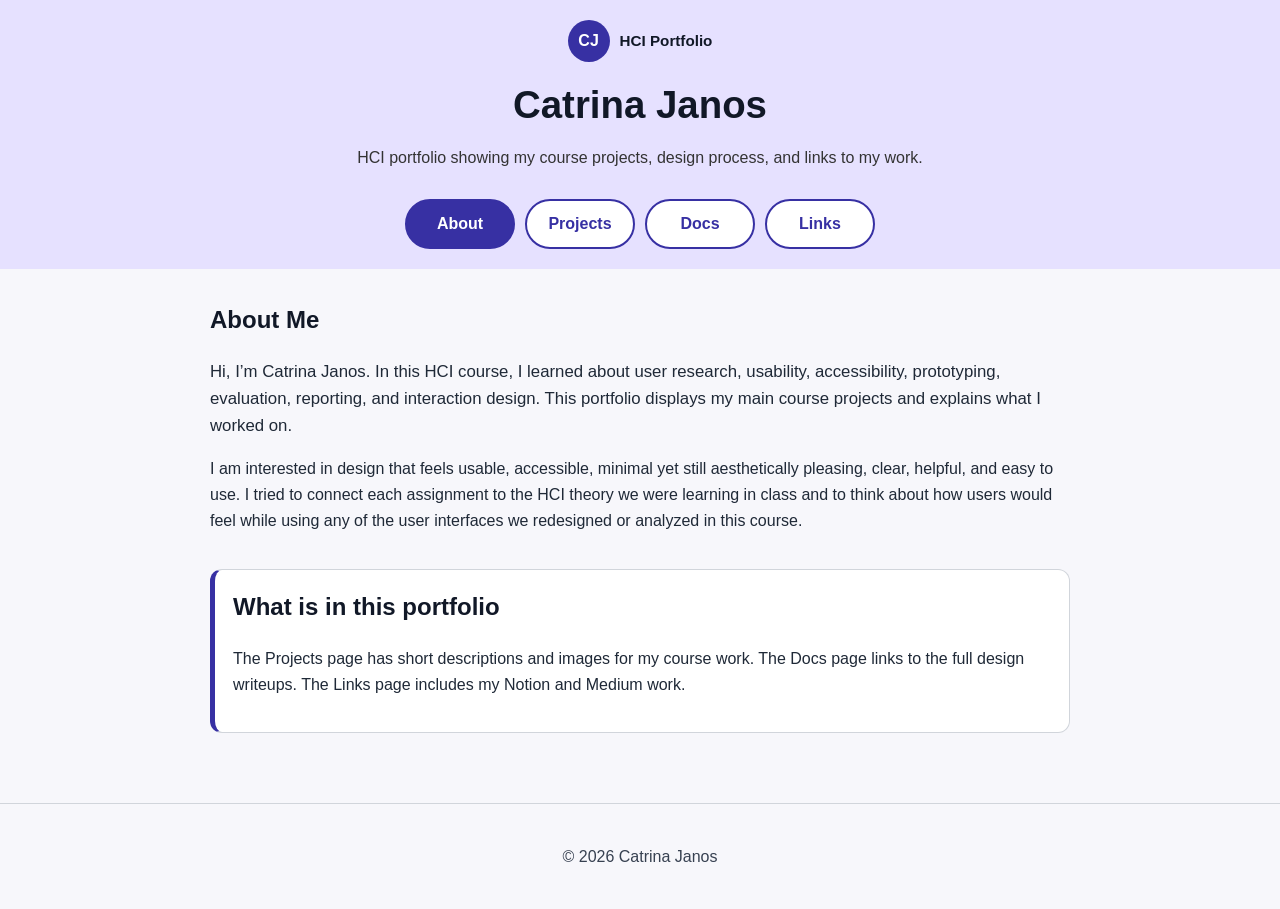
<file: index.html>
<!DOCTYPE html>
<html lang="en">
<head>
  <meta charset="UTF-8" />
  <meta http-equiv="refresh" content="0; url=about.html" />
  <title>Catrina Janos | HCI Portfolio</title>
</head>
<body>

  <header class="site-header">
    <a class="site-logo" href="about.html" aria-label="Go to homepage">
      <span class="logo-mark">CJ</span>
      <span class="logo-text">HCI Portfolio</span>
    </a>
    </header>
  <!-- index sends visitors to about.html because About will act like my portfolio homepage -->
  <p><a href="about.html">Go to the portfolio about/ homepage</a></p>
</body>
</html>
</file>
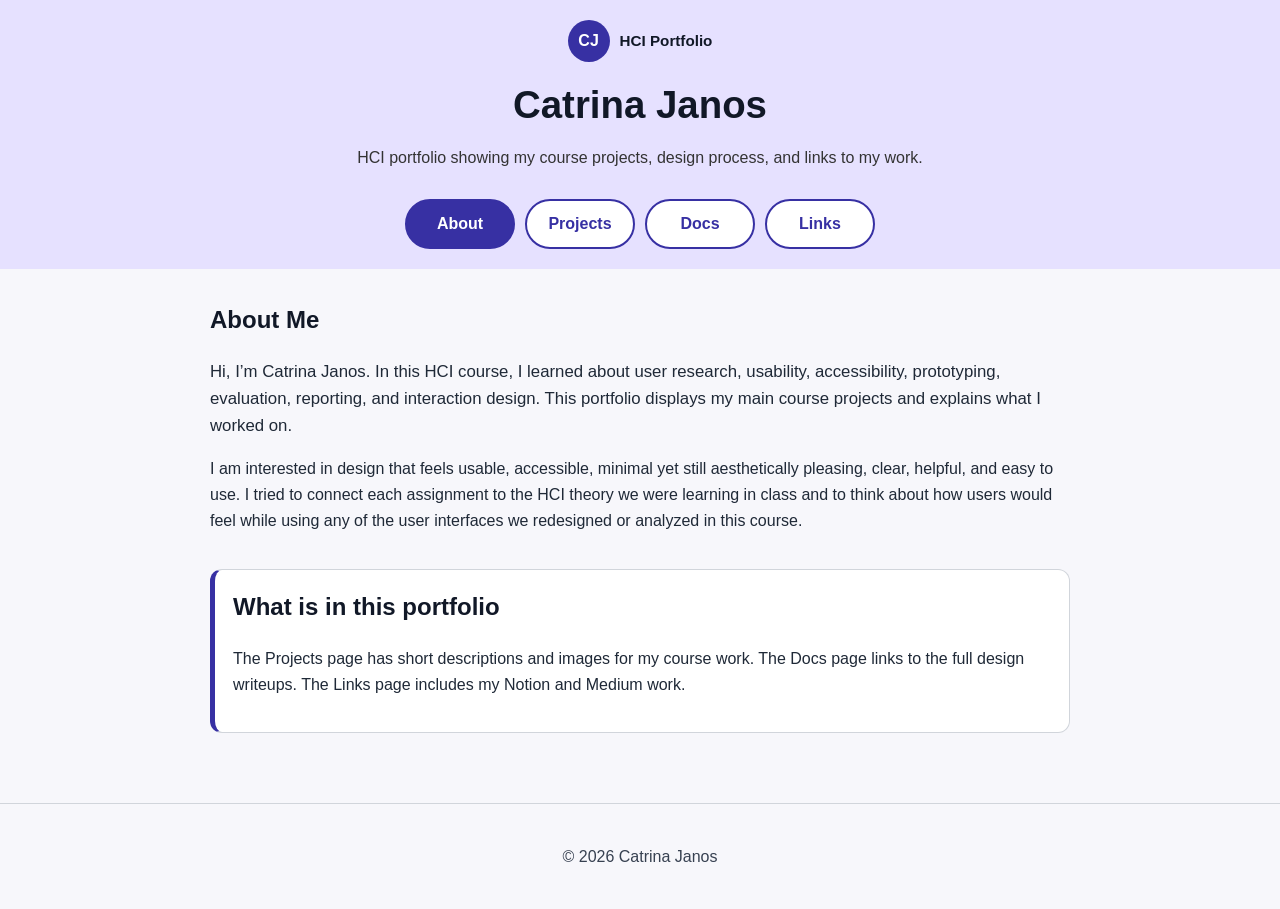
<file: about.html>
<!DOCTYPE html>
<html lang="en">
<head>
  <meta charset="UTF-8" />
  <meta name="viewport" content="width=device-width, initial-scale=1.0" />

  <title>About | Catrina Janos</title>

  <!-- common.css is used on every page -->
  <link rel="stylesheet" href="css/common.css" />

  <!-- this page also has its own CSS file -->
  <link rel="stylesheet" href="css/about.css" />
</head>

<body>
  <!-- accessibility link so keyboard users can skip the repeated top nav -->
  <a class="skip-link" href="#main-content">Skip to main content</a>

  <header class="site-header">
    <a class="site-logo" href="about.html" aria-label="Go to homepage">
      <span class="logo-mark">CJ</span>
      <span class="logo-text">HCI Portfolio</span>
    </a>
    <h1>Catrina Janos</h1>
    <p>HCI portfolio showing my course projects, design process, and links to my work.</p>

    <!-- these look like tabs but still work as regular page links -->
    <nav aria-label="Main navigation">
      <ul class="tabs">
        <li><a href="about.html" aria-current="page">About</a></li>
        <li><a href="projects.html">Projects</a></li>
        <li><a href="docs.html">Docs</a></li>
        <li><a href="links.html">Links</a></li>
      </ul>
    </nav>
  </header>

  <main id="main-content">
    <section>
      <h2>About Me</h2>
      <p class="intro">
        Hi, I’m Catrina Janos. In this HCI course, I learned about user research,
        usability, accessibility, prototyping, evaluation, reporting, and interaction design. This portfolio
        displays my main course projects and explains what I worked on.
      </p>
      <p>
        I am interested in design that feels usable, accessible, minimal yet still aesthetically pleasing, clear, helpful, and easy to use.
        I tried to connect each assignment to the HCI theory we were learning in class and to think about
        how users would feel while using any of the user interfaces we redesigned or analyzed in this course.
      </p>
    </section>

    <section class="card home-note">
      <h2>What is in this portfolio</h2>
      <p>
        The Projects page has short descriptions and images for my course work.
        The Docs page links to the full design writeups. The Links page includes
        my Notion and Medium work.
      </p>
    </section>

  </main>

  <footer>
    <p>© 2026 Catrina Janos</p>
  </footer>
</body>
</html>
</file>
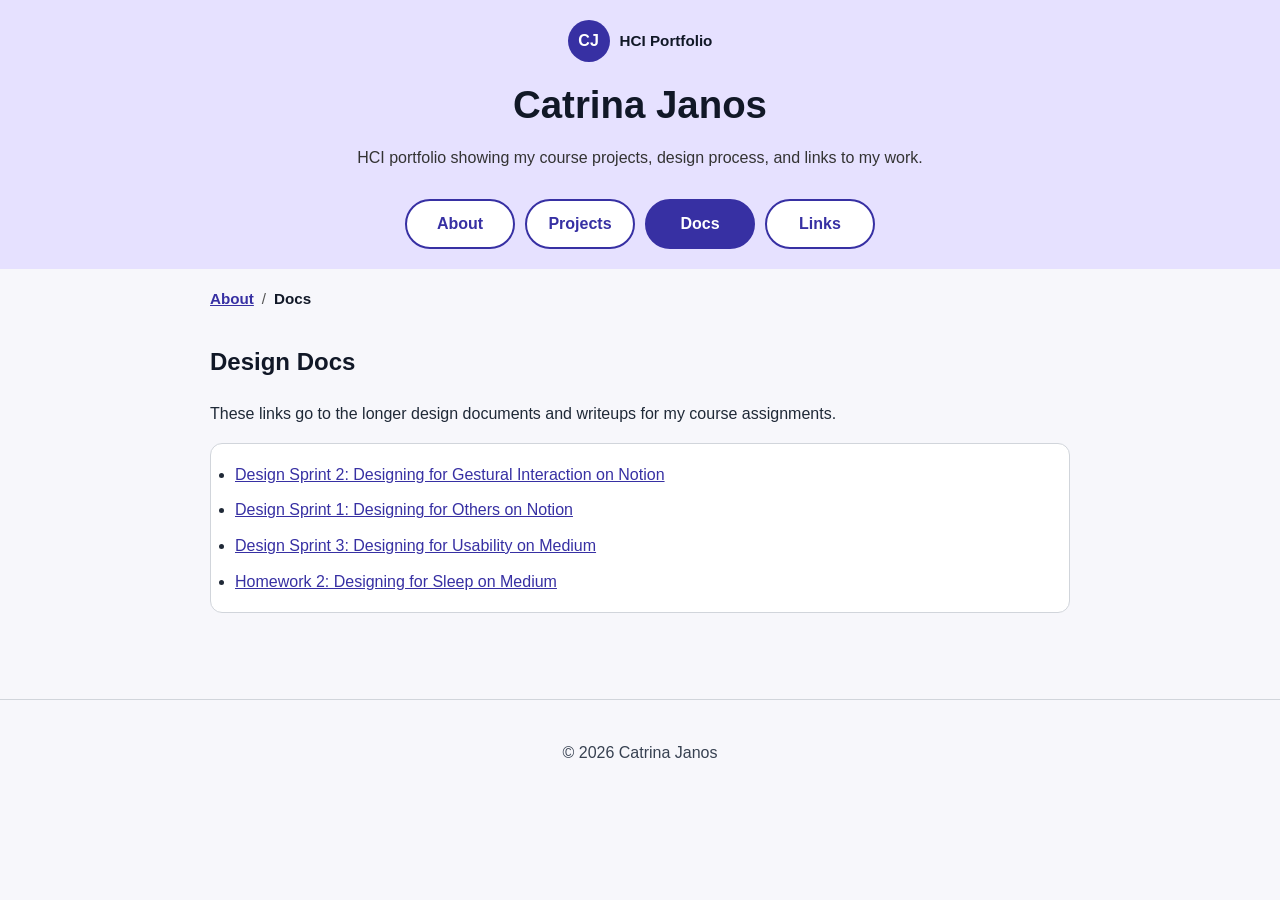
<file: docs.html>
<!DOCTYPE html>
<html lang="en">
<head>
  <meta charset="UTF-8" />
  <meta name="viewport" content="width=device-width, initial-scale=1.0" />

  <title>Docs | Catrina Janos</title>

  <!-- common.css is used on every page -->
  <link rel="stylesheet" href="css/common.css" />

  <link rel="stylesheet" href="css/docs.css" />
</head>

<body>
  <!-- accessibility link so keyboard users can skip the repeated top nav -->
  <a class="skip-link" href="#main-content">Skip to main content</a>

  <header class="site-header">
    <a class="site-logo" href="about.html" aria-label="Go to homepage">
      <span class="logo-mark">CJ</span>
      <span class="logo-text">HCI Portfolio</span>
    </a>
    <h1>Catrina Janos</h1>
    <p>HCI portfolio showing my course projects, design process, and links to my work.</p>

    <!-- these look like nice tabs but are just technically links -->
    <nav aria-label="Main navigation">
      <ul class="tabs">
        <li><a href="about.html">About</a></li>
        <li><a href="projects.html">Projects</a></li>
        <li><a href="docs.html" aria-current="page">Docs</a></li>
        <li><a href="links.html">Links</a></li>
      </ul>
    </nav>
  </header>

  <!-- breadcrumbs show the current page and make it easy to go home -->
  <nav class="breadcrumbs" aria-label="Breadcrumb">
    <ol>
      <li><a href="about.html">About</a></li>
      <li aria-current="page">Docs</li>
    </ol>
  </nav>

  <main id="main-content">
    <section>
      <h2>Design Docs</h2>
      <p>
        These links go to the longer design documents and writeups for my course
        assignments.
      </p>

      <ul class="docs-list">
        <li><a href="https://www.notion.so/Design-Sprint-2-Designing-for-Gestural-Interaction-31c374943f5d803590f6d682e4f2132b" target="_blank" rel="noopener noreferrer">Design Sprint 2: Designing for Gestural Interaction on Notion</a></li>
        <li><a href="https://ajar-physician-927.notion.site/Designing-for-Others-30b0c3b54a1880ed9987feadf29e78d8" target="_blank" rel="noopener noreferrer">Design Sprint 1: Designing for Others on Notion</a></li>
        <li><a href="https://medium.com/@catrina.janos/designing-for-usability-a7ef3a52f759"target="_blank" rel="noopener noreferrer">Design Sprint 3: Designing for Usability on Medium</li>
        <li><a href="https://medium.com/@catrina.janos/designing-for-sleep-acd02075e910" target="_blank" rel="noopener noreferrer">Homework 2: Designing for Sleep on Medium</a></li>
      </ul>
    </section>

  </main>

  <footer>
    <p>© 2026 Catrina Janos</p>
  </footer>
</body>
</html>
</file>
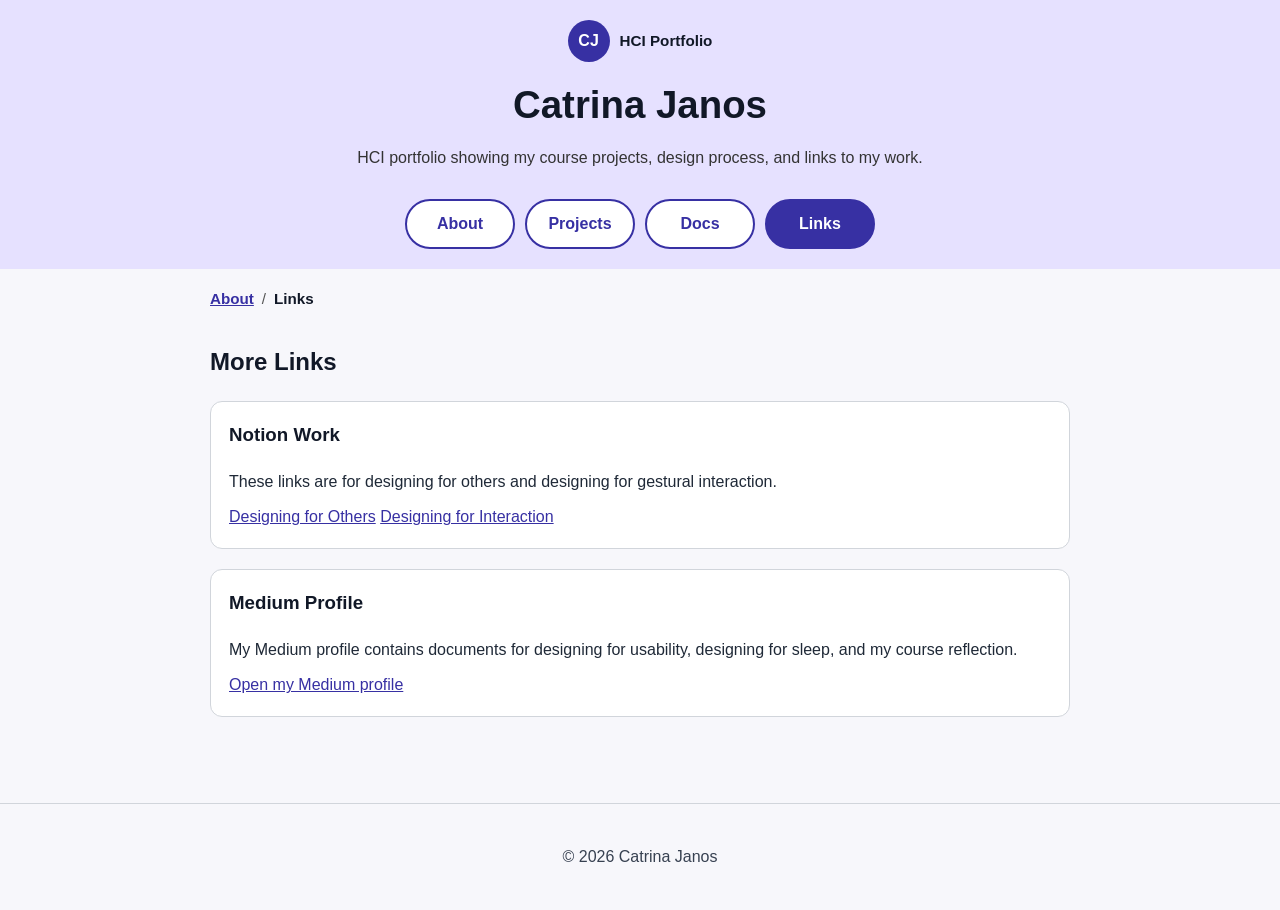
<file: links.html>
<!DOCTYPE html>
<html lang="en">
<head>
  <meta charset="UTF-8" />
  <meta name="viewport" content="width=device-width, initial-scale=1.0" />

  <title>Links | Catrina Janos</title>

  <!-- common.css that's gonna be used on every page -->
  <link rel="stylesheet" href="css/common.css" />

  <!-- this page also has its own CSS file -->
  <link rel="stylesheet" href="css/links.css" />
</head>

<body>
  <!-- accessibility link so keyboard users can skip the repeated top nav -->
  <a class="skip-link" href="#main-content">Skip to main content</a>

  <header class="site-header">
    <a class="site-logo" href="about.html" aria-label="Go to homepage">
      <span class="logo-mark">CJ</span>
      <span class="logo-text">HCI Portfolio</span>
    </a>
    <h1>Catrina Janos</h1>
    <p>HCI portfolio showing my course projects, design process, and links to my work.</p>

    <!-- these look like nice tabs but are just technically links -->
    <nav aria-label="Main navigation">
      <ul class="tabs">
        <li><a href="about.html">About</a></li>
        <li><a href="projects.html">Projects</a></li>
        <li><a href="docs.html">Docs</a></li>
        <li><a href="links.html" aria-current="page">Links</a></li>
      </ul>
    </nav>
  </header>

  <!-- breadcrumbs show the current page and make it easy to go back home -->
  <nav class="breadcrumbs" aria-label="Breadcrumb">
    <ol>
      <li><a href="about.html">About</a></li>
      <li aria-current="page">Links</li>
    </ol>
  </nav>

  <main id="main-content">
    <section>
      <h2>More Links</h2>

      <div class="card link-card">
        <h3>Notion Work</h3>
        <p>
          These links are for designing for others and designing for gestural interaction.
        </p>
        <a href="https://ajar-physician-927.notion.site/Designing-for-Others-30b0c3b54a1880ed9987feadf29e78d8" target="_blank" rel="noopener noreferrer">Designing for Others</a>
         <a href="https://www.notion.so/Design-Sprint-2-Designing-for-Gestural-Interaction-31c374943f5d803590f6d682e4f2132b" target="_blank" rel="noopener noreferrer">Designing for Interaction</a>
      </div>

      <div class="card link-card">
        <h3>Medium Profile</h3>
        <p>
          My Medium profile contains documents for designing for usability, designing for sleep, and my course reflection.
        </p>
        <a href="https://medium.com/@catrina.janos" target="_blank" rel="noopener noreferrer">Open my Medium profile</a>
      </div>
    </section>

  </main>

  <footer>
    <p>© 2026 Catrina Janos</p>
  </footer>
</body>
</html>
</file>
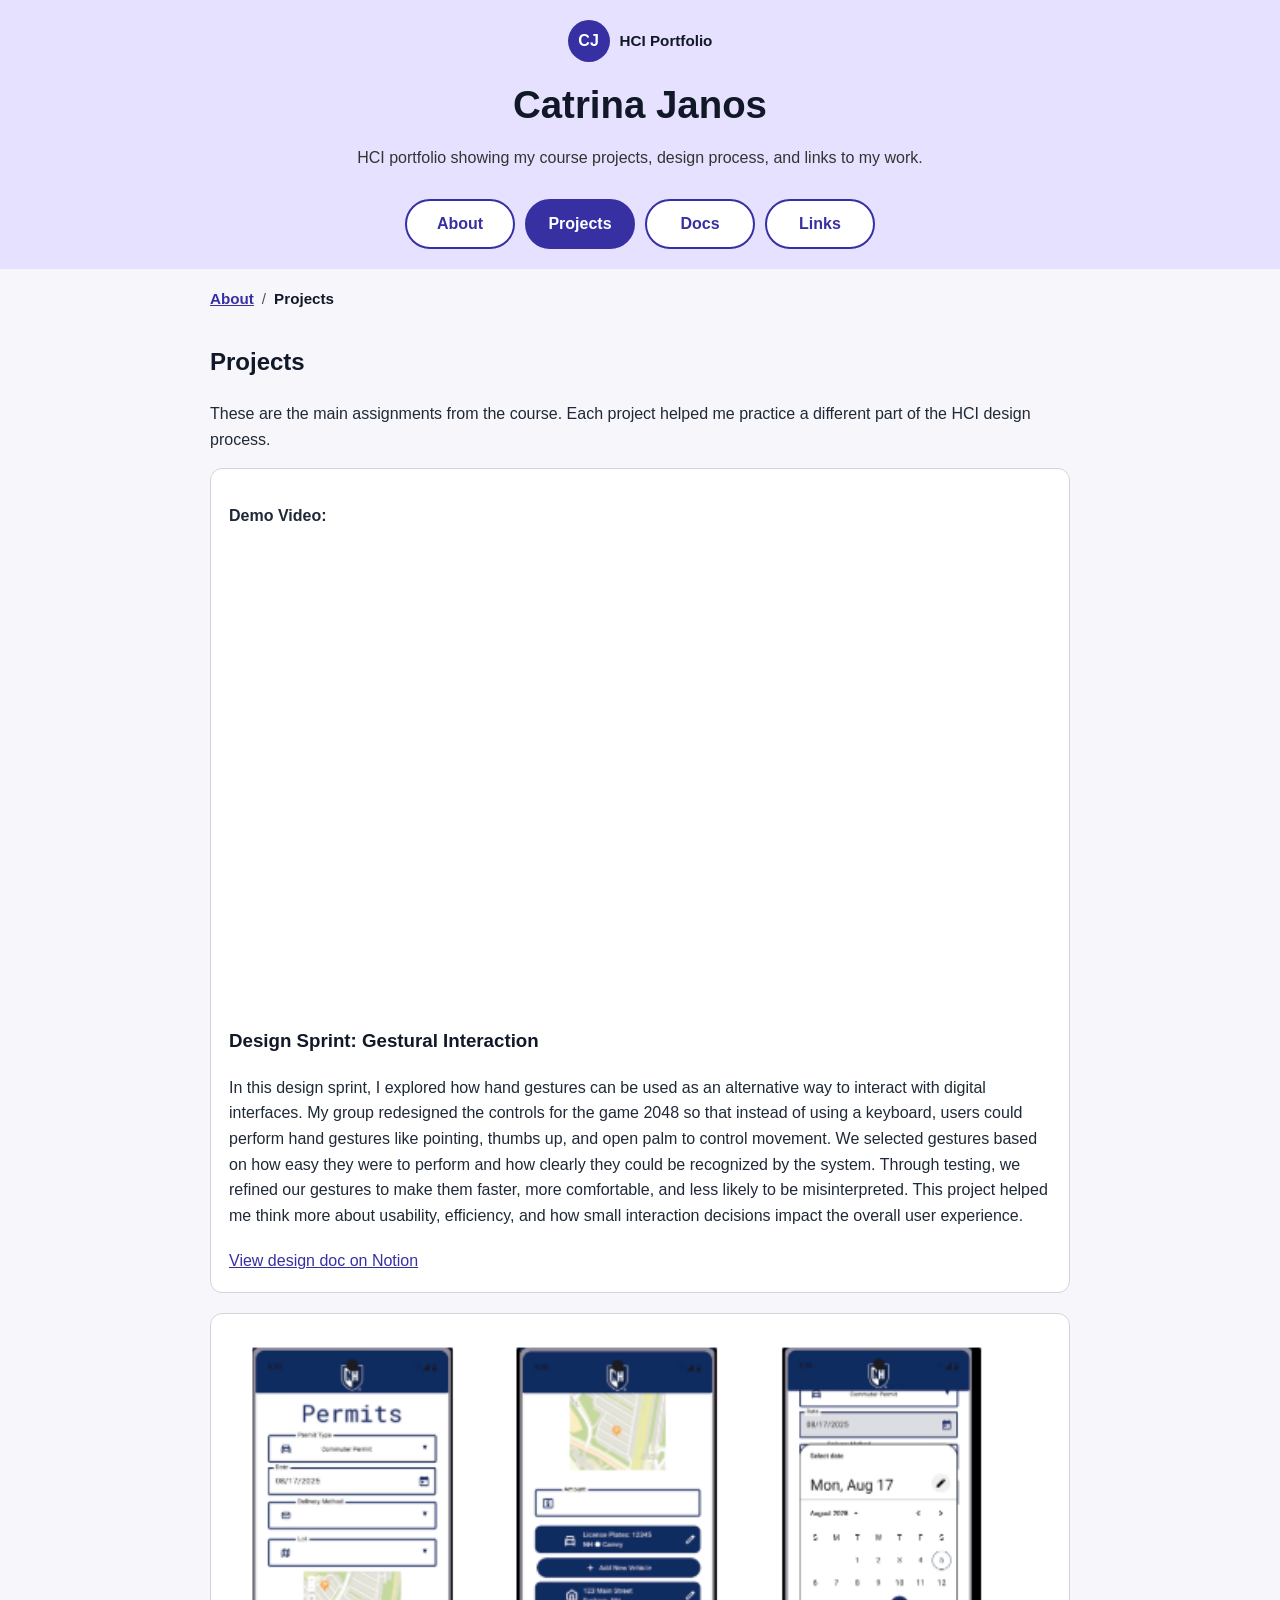
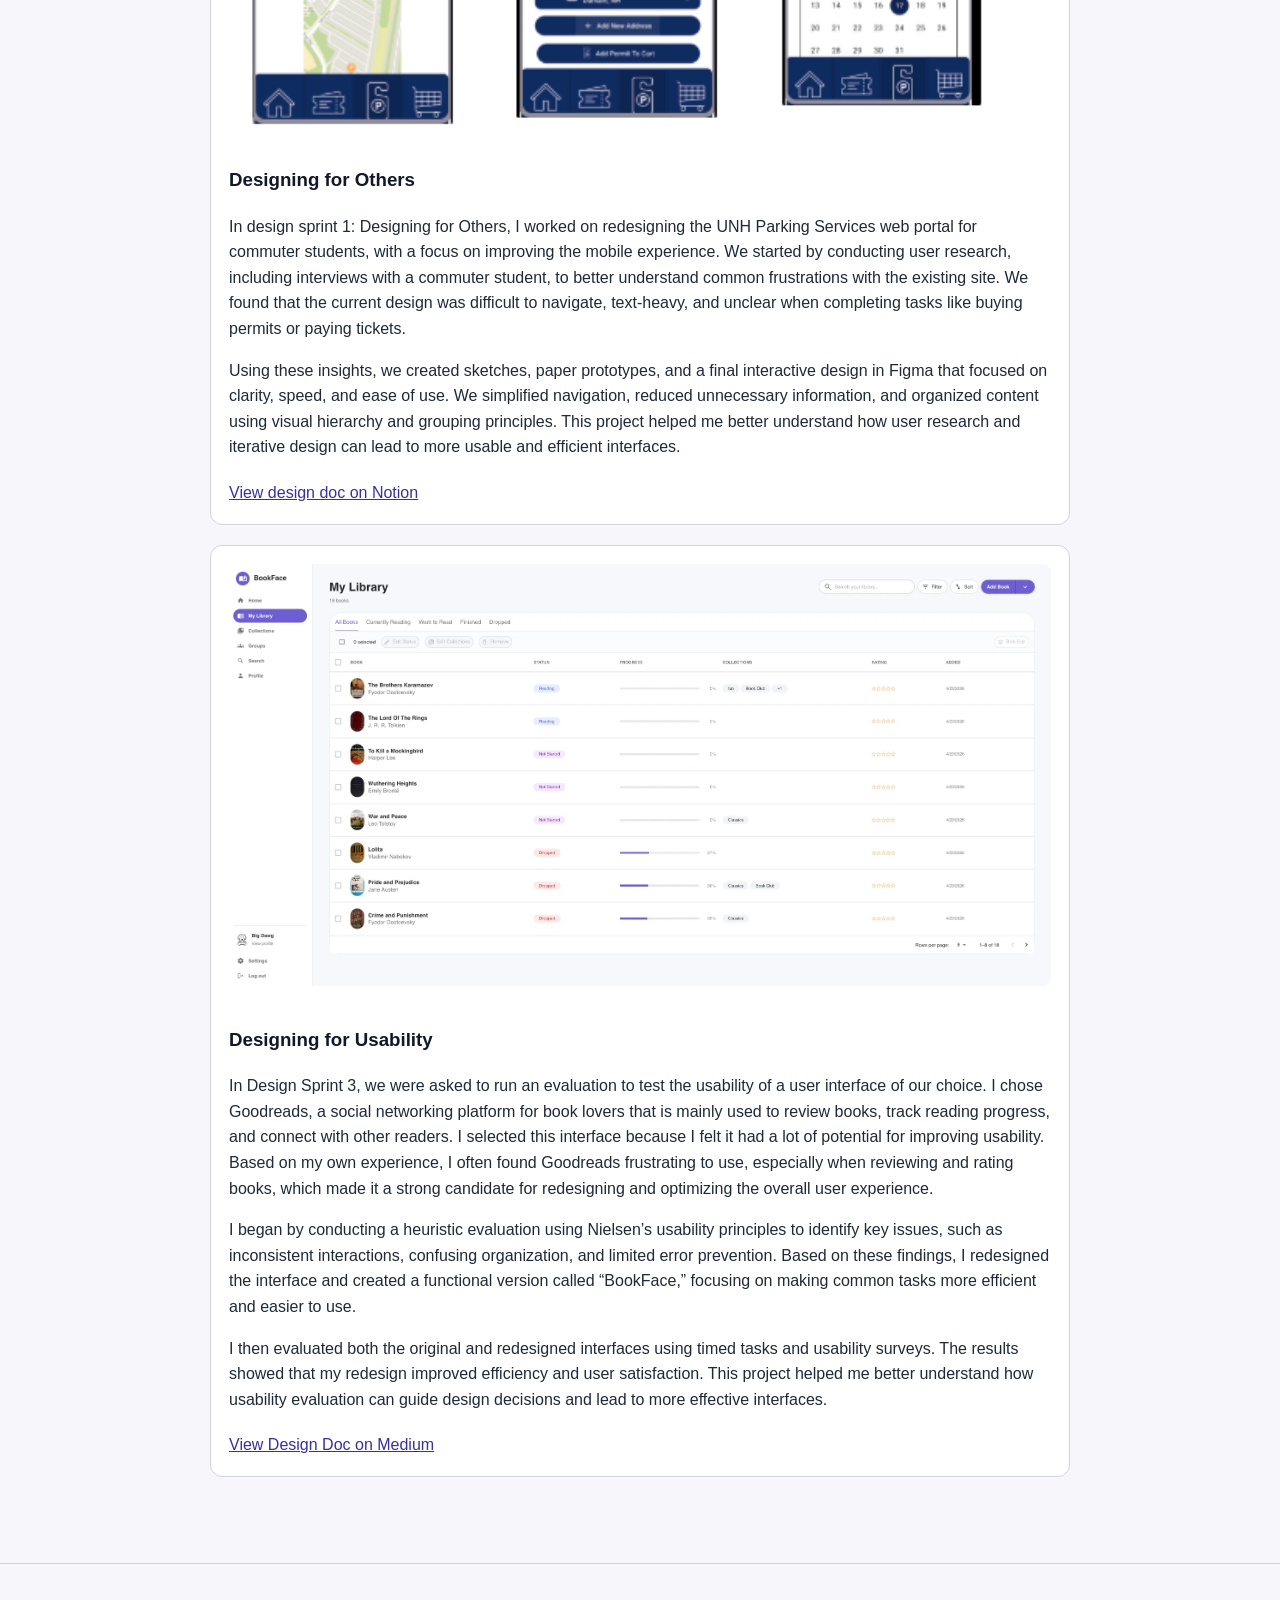
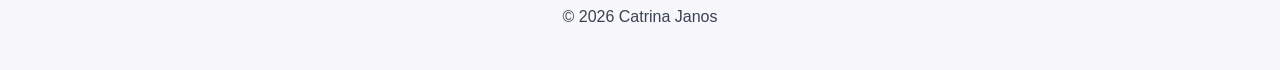
<file: projects.html>
<!DOCTYPE html>
<html lang="en">
<head>
  <meta charset="UTF-8" />
  <meta name="viewport" content="width=device-width, initial-scale=1.0" />

  <title>Projects | Catrina Janos</title>

  <!-- common.css is used on every page -->
  <link rel="stylesheet" href="css/common.css" />

  <link rel="stylesheet" href="css/projects.css" />
</head>

<body>
  <!-- accessibility link so keyboard users can skip the repeated top nav -->
  <a class="skip-link" href="#main-content">Skip to main content</a>

  <header class="site-header">
     <a class="site-logo" href="about.html" aria-label="Go to homepage">
      <span class="logo-mark">CJ</span>
      <span class="logo-text">HCI Portfolio</span>
    </a>
    <h1>Catrina Janos</h1>
    <p>HCI portfolio showing my course projects, design process, and links to my work.</p>

    <!-- these look like tabs but still work as regular page links -->
    <nav aria-label="Main navigation">
      <ul class="tabs">
        <li><a href="about.html">About</a></li>
        <li><a href="projects.html" aria-current="page">Projects</a></li>
        <li><a href="docs.html">Docs</a></li>
        <li><a href="links.html">Links</a></li>
      </ul>
    </nav>
  </header>

  <!-- breadcrumbs show the current page and make it easy to go home -->
  <nav class="breadcrumbs" aria-label="Breadcrumb">
    <ol>
      <li><a href="about.html">About</a></li>
      <li aria-current="page">Projects</li>
    </ol>
  </nav>

  <main id="main-content">
    <section>
      <h2>Projects</h2>
      <p>
        These are the main assignments from the course. Each project helped me
        practice a different part of the HCI design process.
      </p>

      <article class="project">
        <p><strong>Demo Video:</strong></p>
        <div class="video">
        <iframe 
          width="560"
          height="315"
          src="https://www.youtube-nocookie.com/embed/eWxcB1wDcfQ"
          title="Gestural interaction design sprint demo video"
          frameborder="0"
          allow="accelerometer; autoplay; clipboard-write; encrypted-media; gyroscope; picture-in-picture; web-share"
          allowfullscreen>
        </iframe>
        </div>

        <h3>Design Sprint: Gestural Interaction</h3>
        <p>
          In this design sprint, I explored how hand gestures can be used as an
          alternative way to interact with digital interfaces. My group redesigned
          the controls for the game 2048 so that instead of using a keyboard, users
          could perform hand gestures like pointing, thumbs up, and open palm to
          control movement. We selected gestures based on how easy they were to
          perform and how clearly they could be recognized by the system. Through
          testing, we refined our gestures to make them faster, more comfortable,
          and less likely to be misinterpreted. This project helped me think more
          about usability, efficiency, and how small interaction decisions impact
          the overall user experience.
        </p>
        <a href="https://www.notion.so/Design-Sprint-2-Designing-for-Gestural-Interaction-31c374943f5d803590f6d682e4f2132b" target="_blank" rel="noopener noreferrer">View design doc on Notion</a>
      </article>

      <article class="project">
        <img src="project1.jpg" alt="Preview image for the Designing for Others project" />
        <h3>Designing for Others</h3>
        <p>
        In design sprint 1: Designing for Others, I worked on redesigning the UNH Parking Services web portal
        for commuter students, with a focus on improving the mobile experience. We
        started by conducting user research, including interviews with a commuter
        student, to better understand common frustrations with the existing site.
        We found that the current design was difficult to navigate, text-heavy, and
        unclear when completing tasks like buying permits or paying tickets.
      </p>

      <p>
        Using these insights, we created sketches, paper prototypes, and a final
        interactive design in Figma that focused on clarity, speed, and ease of use. We
        simplified navigation, reduced unnecessary information, and organized content
        using visual hierarchy and grouping principles. This project helped me better
        understand how user research and iterative design can lead to more usable and
        efficient interfaces.
      </p>
        <a href="https://ajar-physician-927.notion.site/Designing-for-Others-30b0c3b54a1880ed9987feadf29e78d8" target="_blank" rel="noopener noreferrer">View design doc on Notion</a>
      </article>

      <article class="project">
        <img src="project3.jpg" alt="Preview image for the usability design project" />
        <h3>Designing for Usability</h3>
       <p>
        In Design Sprint 3, we were asked to run an evaluation to test the usability
        of a user interface of our choice. I chose Goodreads, a social networking
        platform for book lovers that is mainly used to review books, track reading
        progress, and connect with other readers. I selected this interface because
        I felt it had a lot of potential for improving usability. Based on my own
        experience, I often found Goodreads frustrating to use, especially when
        reviewing and rating books, which made it a strong candidate for redesigning
        and optimizing the overall user experience.
      </p>

      <p>
        I began by conducting a heuristic evaluation using Nielsen’s usability
        principles to identify key issues, such as inconsistent interactions,
        confusing organization, and limited error prevention. Based on these findings,
        I redesigned the interface and created a functional version called “BookFace,”
        focusing on making common tasks more efficient and easier to use.
      </p>

      <p>
        I then evaluated both the original and redesigned interfaces using timed tasks
        and usability surveys. The results showed that my redesign improved efficiency
        and user satisfaction. This project helped me better understand how usability
        evaluation can guide design decisions and lead to more effective interfaces.
      </p>
        <a href="https://medium.com/@catrina.janos/designing-for-usability-a7ef3a52f759" target="_blank" rel="noopener noreferrer">View Design Doc on Medium</a>
      </article>
    </section>

  </main>

  <footer>
    <p>© 2026 Catrina Janos</p>
  </footer>
</body>
</html>
</file>
<file: css/common.css>
/* 
  common.css

  This is the main shared CSS file.
  I put the stuff that every page uses in here so I do not have to copy it
  into about.css, projects.css, docs.css, and links.css.
*/

/* this makes sizing easier because padding and borders count inside the width */
* {
  box-sizing: border-box;
}

/* basic page setup: simple font, readable text, and a soft background */
body {
  margin: 0;
  font-family: Arial, Helvetica, sans-serif;
  background: #f7f7fb;
  color: #1f2937;
  line-height: 1.6;
}

/* 
  skip link for accessibility.
  It is hidden until someone tabs to it, then it shows up.
  This helps keyboard users skip the header and tabs.
*/
.skip-link {
  position: absolute;
  left: -999px;
  top: 12px;
  background: #111827;
  color: #ffffff;
  padding: 10px 14px;
  border-radius: 6px;
  z-index: 1000;
}

/* when the skip link gets focus, it moves onto the screen */
.skip-link:focus {
  left: 12px;
}

/* header is the top intro area with my name and short portfolio description */
.site-header {
  background: #e6e1ff;
  color: #111827;
  text-align: center;
  padding: 48px 20px 24px;
}

/* big name at the top */
.site-header h1 {
  margin: 0 0 10px;
  font-size: 2.4rem;
}

/* keeps the intro text from getting too wide */
.site-header p {
  max-width: 650px;
  margin: 0 auto;
  color: #333333;
}

/* 
  the main nav is styled like tabs.
  They are still normal links, which is nice because each page works on its own.
*/
.tabs {
  display: flex;
  flex-wrap: wrap;
  justify-content: center;
  gap: 10px;
  margin: 28px auto 0;
  padding: 0;
  list-style: none;
}

/* each nav link looks like a button/tab */
.tabs a {
  display: inline-block;
  min-width: 110px;
  padding: 10px 16px;
  border: 2px solid #3730a3;
  border-radius: 999px;
  background: #ffffff;
  color: #3730a3;
  font-weight: 700;
  text-decoration: none;
}

/* 
  hover and keyboard focus on tabs.
  This makes the site feel more interactive and shows what the user is on.
*/
.tabs a:hover,
.tabs a:focus-visible {
  background: #f1efff;
}

/* active tab shows the page you are currently on */
.tabs a[aria-current="page"] {
  background: #3730a3;
  color: #ffffff;
}

/* 
  breadcrumbs show where you are.
  They also give a quick way to go back to about/homepage
*/
.breadcrumbs {
  max-width: 900px;
  margin: 18px auto 0;
  padding: 0 20px;
  font-size: 0.95rem;
}

/* makes the breadcrumb items sit in one line when there is room */
.breadcrumbs ol {
  display: flex;
  flex-wrap: wrap;
  gap: 8px;
  margin: 0;
  padding: 0;
  list-style: none;
}

/* slash between breadcrumb parts, like Home / Projects */
.breadcrumbs li:not(:last-child)::after {
  content: "/";
  margin-left: 8px;
  color: #555555;
}

/* breadcrumb home link */
.breadcrumbs a {
  color: #3730a3;
  font-weight: 700;
}

/* current breadcrumb is darker so it reads like the current page */
.breadcrumbs [aria-current="page"] {
  color: #111827;
  font-weight: 700;
}

/* main keeps the page content centered and not too wide */
main {
  max-width: 900px;
  margin: 0 auto;
  padding: 32px 20px 50px;
}

/* spacing between sections so the page does not feel cramped */
section {
  margin-bottom: 36px;
}

/* heading colors are dark for good contrast */
h2,
h3 {
  color: #111827;
}

/* removes extra top space from first h2 in a section */
h2 {
  margin-top: 0;
}

/* link color is dark purple so it passes contrast better than a light blue */
a {
  color: #3730a3;
}

/* underline on hover makes links feel more obviously clickable */
a:hover {
  text-decoration-thickness: 2px;
}

/* 
  focus outline is for keyboard navigation.
  It is important because users should always know where the cursor/focus is.
*/
a:focus-visible,
button:focus-visible {
  outline: 3px solid #111827;
  outline-offset: 3px;
}

/* 
  card style used in a few pages. kind of like material ui paper (but simpler for a portfolio website)
  Cards help group related information and make the page easier to scan.
*/
.card {
  background: #ffffff;
  border: 1px solid #d1d5db;
  border-radius: 12px;
  padding: 18px;
  margin-bottom: 20px;
}

/* footer is simple and separated from the content */
footer {
  text-align: center;
  padding: 24px 20px;
  color: #374151;
  border-top: 1px solid #d1d5db;
}

/* 
  smaller screen styles.
  The tabs stack on phones so they are easier to tap.
*/
@media (max-width: 600px) {
  .site-header h1 {
    font-size: 2rem;
  }

  .tabs a {
    width: 100%;
  }
}


/* keeps nav at the top when scrolling */
.site-header {
  position: sticky;
  top: 0;
  z-index: 100;
  background: #e6e1ff;
  padding: 20px;
  text-align: center;
}

/* logo styling */
.site-logo {
  display: inline-flex;
  align-items: center;
  gap: 10px;
  text-decoration: none;
  color: #111827;
  font-weight: 700;
  margin-bottom: 12px;
}

/* circle with CJ */
.logo-mark {
  width: 42px;
  height: 42px;
  border-radius: 50%;
  background: #3730a3;
  color: white;
  display: flex;
  align-items: center;
  justify-content: center;
}

/* small label next to it */
.logo-text {
  font-size: 0.95rem;
}

/* hover makes it feel clickable */
.site-logo:hover {
  text-decoration: underline;
}
</file>
<file: css/about.css>
/* 
  about.css

  This file only has styles for the about page.
  The shared layout is in css/common.css.
*/

/* makes the first intro paragraph stand out just a little */
.intro {
  font-size: 1.05rem;
}

/* 
  this note box points people to the rest of the portfolio.
  The left border makes it feel like a callout without being too loud.
*/
.home-note {
  background: #ffffff;
  border-left: 5px solid #3730a3;
}
</file>
<file: css/docs.css>
/* 
  docs.css

  This file is only for the Design Docs page.
*/

/* 
  the docs list is placed in a card so the links do not feel like they are
  floating by themselves.
*/
.docs-list {
  background: #ffffff;
  border: 1px solid #d1d5db;
  border-radius: 12px;
  padding: 18px 24px;
}

/* small spacing between doc links so they are easier to click */
.docs-list li {
  margin-bottom: 10px;
}

/* removes extra space under the last list item */
.docs-list li:last-child {
  margin-bottom: 0;
}
</file>
<file: css/links.css>
/* 
  links.css

  This file is only for the Links page.
*/

/* keeps link card headings close to the top of the card */
.link-card h3 {
  margin-top: 0;
}

/* small spacing so the button/link does not feel too far from the text */
.link-card p {
  margin-bottom: 10px;
}
</file>
<file: css/projects.css>
/* 
  projects.css

  This file is just for the Projects page.
  I kept the project card styling here because the other pages do not need it.
*/

/* each project is in its own card so the assignments are easy to scan */
.project {
  background: #ffffff;
  border: 1px solid #d1d5db;
  border-radius: 12px;
  padding: 18px;
  margin-bottom: 20px;
}


/* 
  project images stay the same height so the cards look consistent.
  object-fit keeps the images from stretching weirdly.
*/
.project img {
  width: 100%;
  height: auto;
  border-radius: 8px;
  margin-bottom: 12px;
}

/* gives the link a little breathing room after the description */
.project a {
  display: inline-block;
  margin-top: 4px;
}

/* css for iframe youtube video */
.video {
  position: relative;
  padding-bottom: 56.25%;
  height: 0;
  margin-top: 10px;
}

.video iframe {
  position: absolute;
  width: 100%;
  height: 100%;
}
</file>
